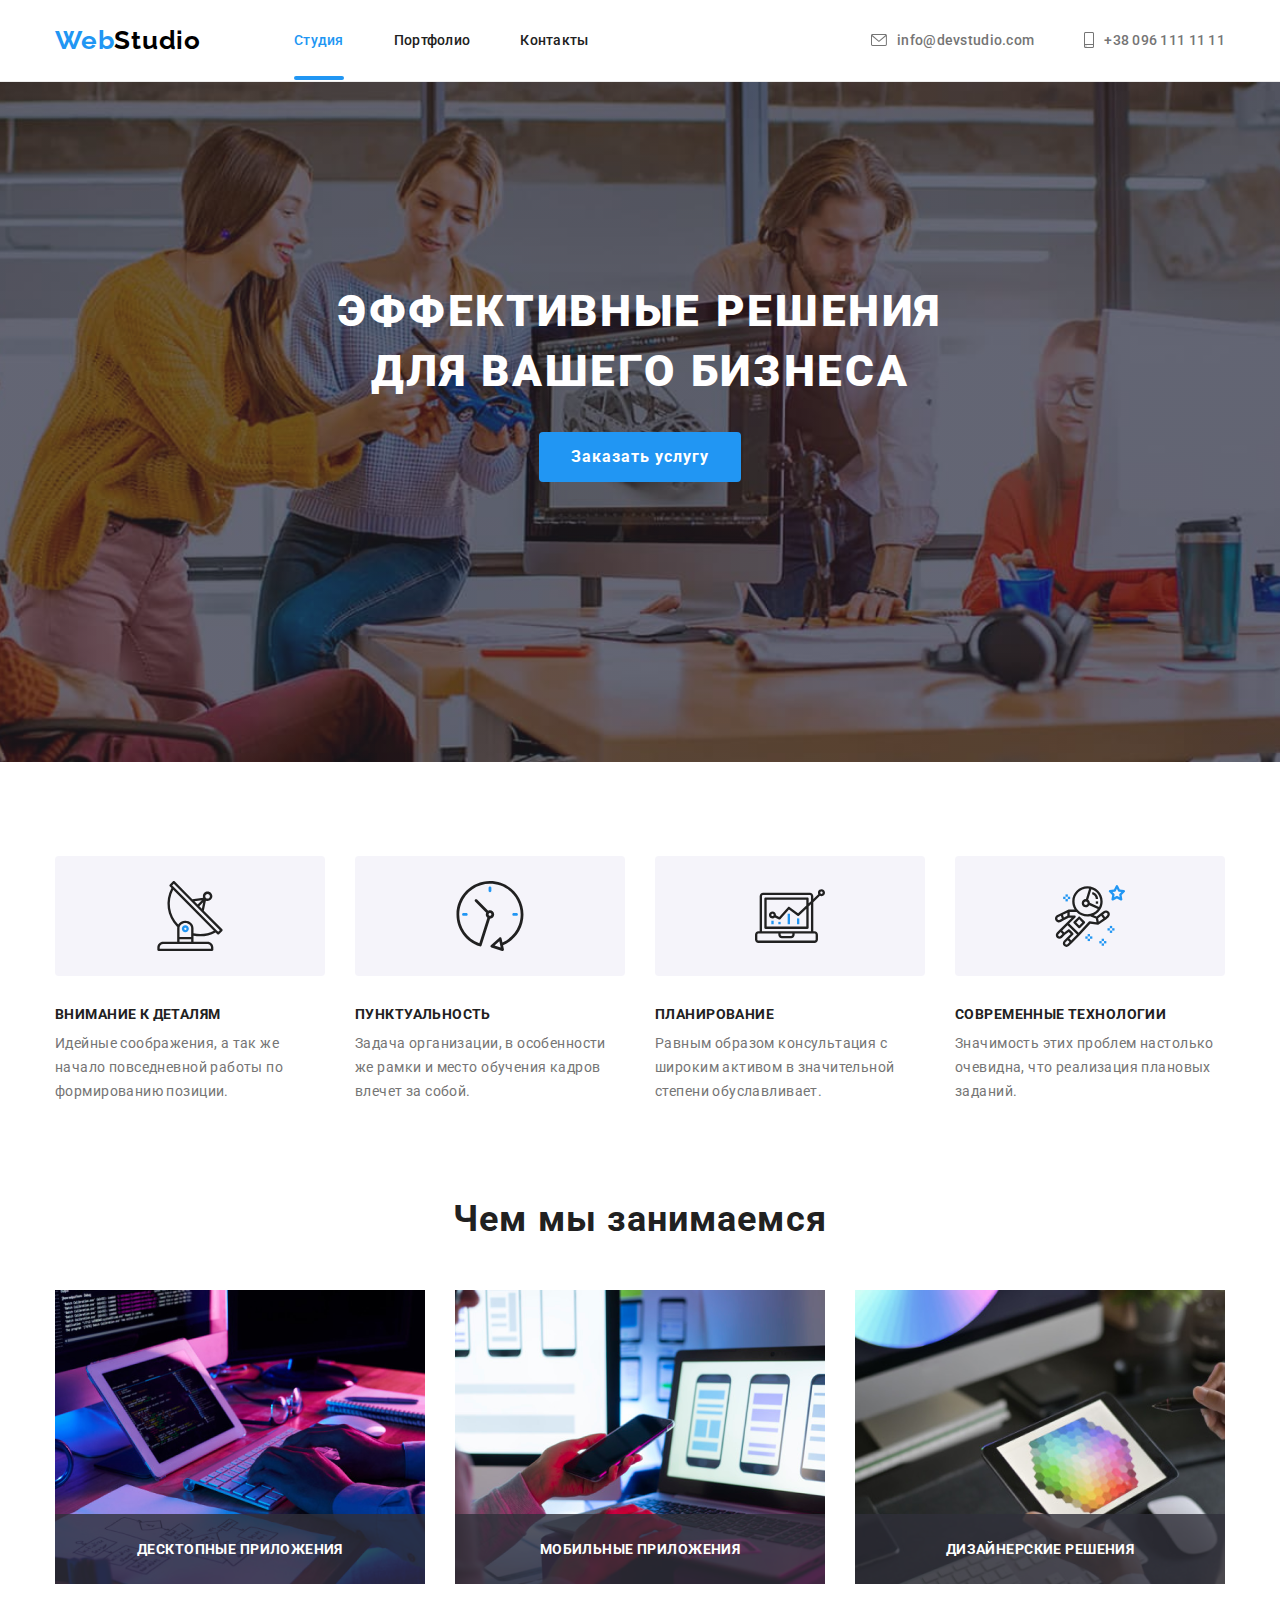
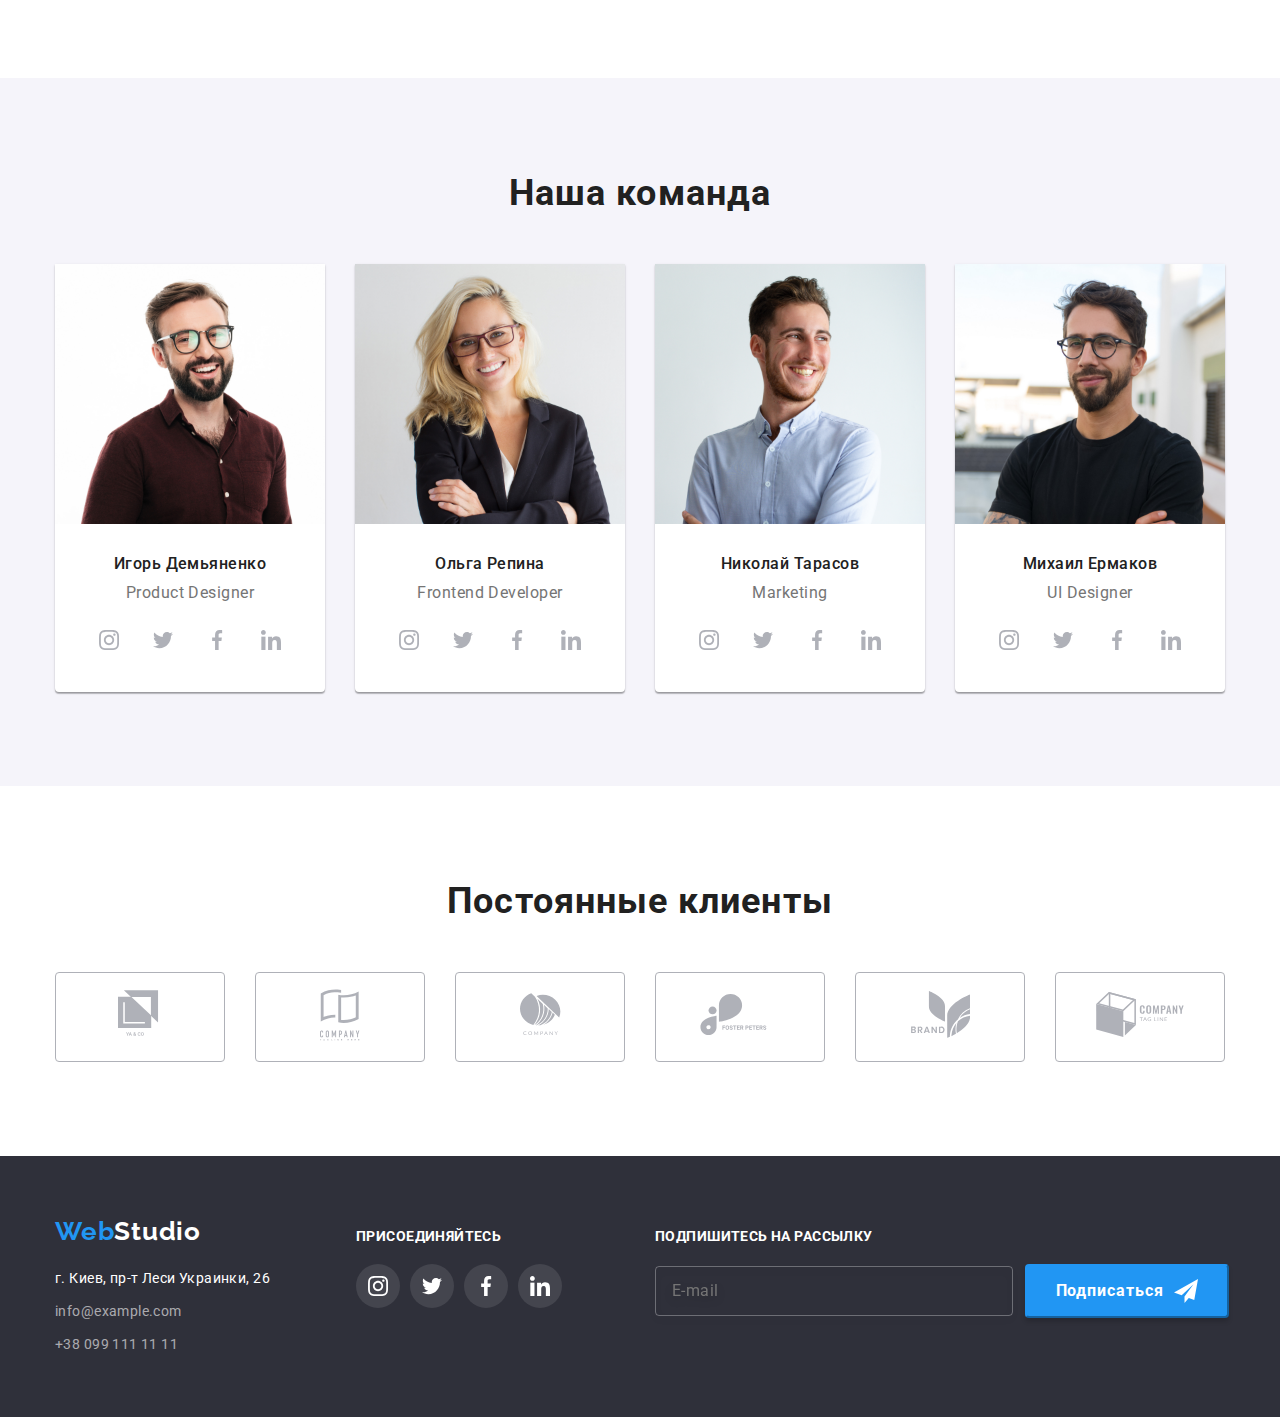
<file: index.html>
<!DOCTYPE html>
<html lang="ru">
<head>
    <meta charset="UTF-8">
    <meta name="viewport" content="width=device-width, initial-scale=1.0">
    <title>WebStudio</title>
    <link rel="preconnect" href="https://fonts.gstatic.com">
    <link href="https://fonts.googleapis.com/css2?family=Raleway:wght@700&family=Roboto:wght@400;500;700;900&display=swap"
        rel="stylesheet">
    <link rel="stylesheet" href="https://cdnjs.cloudflare.com/ajax/libs/modern-normalize/1.0.0/modern-normalize.min.css" />
    <link rel="stylesheet" href="https://cdnjs.cloudflare.com/ajax/libs/animate.css/4.1.1/animate.min.css" />
    <link rel="stylesheet" href="./css/style.css">
</head>
<body>
    <!-- Шапка сайта -->
    <header class="header">
        <div class="container">
            <nav class="site-nav">
            <a href="./index.html" lang="en" aria-label="logo" class="logo list"><span class="logo-wrap">Web</span>Studio</a>
            <ul class="site-nav-items list">
                <li class="site-nav-item"><a href="./index.html" class="site-nav-link"><span class="active-page">Студия</span></a></li>
                <li class="site-nav-item"><a href="./portfolio.html" class="site-nav-link">Портфолио</a></li>
                <li class="site-nav-item"><a href="" class="site-nav-link">Контакты</a></li>
            </ul>
            </nav>
        <!-- Контакты -->
            <address class="nav-adress">
            <ul class="contacts list">
                <li class="nav-contacts-item">
                   <div class="contacts-container">
                    <a href="mailto:info@devstudio.com" class="site-nav-contacts icons">
                            <svg class="mail-icon">
                                <use href="./img/sprite.svg#icon-envelope"></use>
                            </svg>
                        info@devstudio.com</a>
                    </div>
                </li>

                <li class="nav-contacts-item">
                    <div class="contacts-container">
                    <a href="tel:+380961111111" class="site-nav-contacts">
                    <svg class="mail-icon tel">
                        <use href="./img/sprite.svg#icon-smartphone"></use>
                    </svg>
                    +38 096 111 11 11</a>
                    </div>
                </li>
            </ul>
            </address>
        </div>
    </header>
<!-- Основной контент -->
    <main>
        <!-- Герой -->
        <section class="hero">
            <div class="container">
                <h1 class="hero-text">Эффективные решения для вашего бизнеса</h1>
                <button type="button" class="hero-btn  animate__pulse" data-modal-open>Заказать услугу</button>
            </div>
        </section>

        <!-- Преимущества-->
        <section class="advantages section">
            <div class="container ">
            <h2 class="visually-hidden">Преимущества</h2>
            <ul class="list advantages-list">
                <li class="advantages-items icon-antenna">
                    <h3 class="advantages-items-title">Внимание к деталям</h3>
                    <p class="advantages-items-text">Идейные соображения, а так же<br> начало повседневной работы по<br> формированию позиции.</p>
                </li>
                <li class="advantages-items icon-clock">
                    <h3 class="advantages-items-title">Пунктуальность</h3>
                    <p class="advantages-items-text">Задача организации, в особенности<br> же рамки и место обучения кадров<br> влечет за собой.</p>
                </li>
                <li class="advantages-items icon-daigram">
                    <h3 class="advantages-items-title">Планирование</h3>
                    <p class="advantages-items-text">Равным образом консультация с<br> широким активом в значительной<br> степени обуславливает.</p>
                </li>
                <li class="advantages-items icon-astronaut">
                    <h3 class="advantages-items-title">Современные технологии</h3>
                    <p class="advantages-items-text">Значимость этих проблем настолько<br> очевидна, что реализация плановых<br> заданий.</p>
                </li>
            </ul>
            </div>
        </section>
        <!-- Виды деятельности  -->
        <section class="activity">
            <div class="container">
            <h2 class="activity-title">Чем мы занимаемся</h2>
            <ul class="list activity-list">
                <li class="activity-item">
                    <img src="./img/note.png" alt="Печать на ноутбуке" width="370" height="294">
                    <p class="activity-text">Десктопные приложения</p>
                </li>
                <li class="activity-item"><img src="./img/tel.png" alt="Просмотр телефона" width="370" height="294">
                    <p class="activity-text">Мобильные приложения</p>
                </li>
                <li class="activity-item"><img src="./img/tablet.png" alt="Просмотр планшета" width="370" height="294">
                    <p class="activity-text">Дизайнерские решения</p>
                </li>
            </ul>
            </div>
        </section>

        <!-- Наша команда -->
        <section class="team section">
            <div class="container ">
            <h2 class="team-title">Наша команда</h2>
                <div class="team-items">
                <ul class="list team-list">
                <li class="team-subtitle">
                    <img src="./img/team1.jpg" alt="Фото Игорь Демьяненко" width="270" height="260">
                    <div class="team-container">
                    <h3 class="team-name">Игорь Демьяненко</h3>
                    <p lang="en" class="team-prof">Product Designer</p>
                    <ul class="social-link list">
                        <li class="social-list"><a class="social-link-list" href="">
                            <svg class="social-list-icon">
                                <use href="./img/sprite.svg#icon-instagram-2"></use>
                            </svg>
                        </a></li>
                        <li class="social-list"><a class="social-link-list" href="">
                            <svg class="social-list-icon">
                                <use href="./img/sprite.svg#icon-twitter-1"></use>
                            </svg>
                        </a></li>
                        <li class="social-list"><a class="social-link-list" href="">
                            <svg class="social-list-icon">
                                <use href="./img/sprite.svg#icon-facebook-1"></use>
                            </svg>
                        </a></li>
                        <li class="social-list"><a class="social-link-list" href="">
                            <svg class="social-list-icon">
                                <use href="./img/sprite.svg#icon-linkedin-1"></use>
                            </svg>
                        </a></li>
                    </ul>
                    </div>
                </li>
                <li class="team-subtitle">
                    <img src="./img/team2.jpg" alt="Фото Ольга Репина" width="270" height="260">
                    <div class="team-container">
                    <h3 class="team-name">Ольга Репина</h3>
                    <p lang="en" class="team-prof">Frontend Developer</p>
                    <ul class="social-link list">
                        <li class="social-list"><a class="social-link-list" href="">
                                <svg class="social-list-icon">
                                    <use href="./img/sprite.svg#icon-instagram-2"></use>
                                </svg>
                            </a></li>
                        <li class="social-list"><a class="social-link-list" href="">
                                <svg class="social-list-icon">
                                    <use href="./img/sprite.svg#icon-twitter-1"></use>
                                </svg>
                            </a></li>
                        <li class="social-list"><a class="social-link-list" href="">
                                <svg class="social-list-icon">
                                    <use href="./img/sprite.svg#icon-facebook-1"></use>
                                </svg>
                            </a></li>
                        <li class="social-list"><a class="social-link-list" href="">
                                <svg class="social-list-icon">
                                    <use href="./img/sprite.svg#icon-linkedin-1"></use>
                                </svg>
                            </a></li>
                    </ul>
                    </div>
                </li>
                <li class="team-subtitle">
                    <img src="./img/team3.jpg" alt="Фото иколай Тарасовды" width="270" height="260">
                    <div class="team-container">
                    <h3 class="team-name">Николай Тарасов</h3>
                    <p lang="en" class="team-prof">Marketing</p>
                    <ul class="social-link list">
                        <li class="social-list"><a class="social-link-list" href="">
                                <svg class="social-list-icon">
                                    <use href="./img/sprite.svg#icon-instagram-2"></use>
                                </svg>
                            </a></li>
                        <li class="social-list"><a class="social-link-list" href="">
                                <svg class="social-list-icon">
                                    <use href="./img/sprite.svg#icon-twitter-1"></use>
                                </svg>
                            </a></li>
                        <li class="social-list"><a class="social-link-list" href="">
                                <svg class="social-list-icon">
                                    <use href="./img/sprite.svg#icon-facebook-1"></use>
                                </svg>
                            </a></li>
                        <li class="social-list"><a class="social-link-list" href="">
                                <svg class="social-list-icon">
                                    <use href="./img/sprite.svg#icon-linkedin-1"></use>
                                </svg>
                            </a></li>
                    </ul>
                    </div>
                </li>
                <li class="team-subtitle">
                    <img src="./img/team4.jpg" alt="Фото Михаил Ермаков" width="270" height="260">
                    <div class="team-container">
                    <h3 class="team-name">Михаил Ермаков</h3>
                    <p lang="en" class="team-prof">UI Designer</p>
                    <ul class="social-link list">
                        <li class="social-list"><a class="social-link-list" href="">
                                <svg class="social-list-icon">
                                    <use href="./img/sprite.svg#icon-instagram-2"></use>
                                </svg>
                            </a>
                        </li>
                        <li class="social-list"><a class="social-link-list" href="">
                                <svg class="social-list-icon">
                                    <use href="./img/sprite.svg#icon-twitter-1"></use>
                                </svg>
                            </a>
                        </li>
                        <li class="social-list"><a class="social-link-list" href="">
                                <svg class="social-list-icon">
                                    <use href="./img/sprite.svg#icon-facebook-1"></use>
                                </svg>
                            </a>
                        </li>
                        <li class="social-list"><a class="social-link-list" href="">
                                <svg class="social-list-icon">
                                    <use href="./img/sprite.svg#icon-linkedin-1"></use>
                                </svg>
                            </a>
                        </li>
                    </ul>
                    </div>
                </li>
                </ul>
                </div>
            </div>
        </section>

        <!-- Постоянные клиенты -->
        <section class="section">
            <div class="container">
            <h2 class="clients-title">Постоянные клиенты</h2>
            <ul class="clients-links list">
                <li class="clients-list">
                    <a class="clients-link-list" href="">
                         <svg class="clients-list-icon logo-1">
                            <use href="./img/sprite.svg#icon-logo-1"></use>
                         </svg>
                     </a>
                </li>
                
                <li class="clients-list"><a class="clients-link-list" href="">
                        <svg class="clients-list-icon logo-2">
                            <use href="./img/sprite.svg#icon-logo-2"></use>
                        </svg>
                    </a>
                </li>
                
                <li class="clients-list"><a class="clients-link-list" href="">
                        <svg class="clients-list-icon logo-3">
                            <use href="./img/sprite.svg#icon-logo-3"></use>
                        </svg>
                    </a>
                </li>
                
                <li class="clients-list"><a class="clients-link-list" href="">
                        <svg class="clients-list-icon logo-4">
                            <use href="./img/sprite.svg#icon-logo-4"></use>
                        </svg>
                    </a>
                </li>
                
                <li class="clients-list"><a class="clients-link-list" href="">
                        <svg class="clients-list-icon logo-5">
                            <use href="./img/sprite.svg#icon-logo-5"></use>
                        </svg>
                    </a>
                </li>
                
                <li class="clients-list"><a class="clients-link-list" href="">
                        <svg class="clients-list-icon logo-6">
                            <use href="./img/sprite.svg#icon-logo-6"></use>
                        </svg>
                    </a>
                </li>
            </ul>
            </div>
        </section>
    </main>

    <!-- Футер -->
    <footer class="footer">
        <div class="container">
            <div>
        <a href="./index.html" lang="en" aria-label="logo" class="logo logo-footer"><span class="logo-wrap">Web</span>Studio</a>
        <address class="footer-adress">
            <ul class="footer-items list">
                <li class="footer-item"><a href="https://goo.gl/maps/xtePZbkeU8jfwrnNA" target="_blank" class="footer-contacts map">г. Киев, пр-т Леси Украинки, 26</a></li>
                <li class="footer-item"><a href="mailto:info@example.com" class="footer-contacts">info@example.com</a></li>
                <li class="footer-item"><a href="tel:+380991111111" class="footer-contacts">+38 099 111 11 11</a></li>
            </ul>
        </address>
        </div>
        <div class="footer-social-links">
            <p class="footer-call">присоединяйтесь</p>
            <ul class="footer-link list">
                <li class="social-list"><a class="social-link-list" href="">
                        <svg class="social-list-icon">
                            <use href="./img/sprite.svg#icon-instagram-2"></use>
                        </svg>
                    </a></li>
                <li class="social-list"><a class="social-link-list" href="">
                        <svg class="social-list-icon">
                            <use href="./img/sprite.svg#icon-twitter-1"></use>
                        </svg>
                    </a></li>
                <li class="social-list"><a class="social-link-list" href="">
                        <svg class="social-list-icon">
                            <use href="./img/sprite.svg#icon-facebook-1"></use>
                        </svg>
                    </a></li>
                <li class="social-list"><a class="social-link-list" href="">
                        <svg class="social-list-icon">
                            <use href="./img/sprite.svg#icon-linkedin-1"></use>
                        </svg>
                    </a></li>
            </ul>
        </div>
        <form class="footer-call-form">
            <b class="footer-call-form-text">Подпишитесь на рассылку</b>
            <div class="footer-call-container">
            <div class="footer-form-field" role="group">
                <label for="mail" class="footer-label"></label>
                <input type="email" name="mail" id="mail" placeholder="E-mail" class="footer-input" />
            </div>
            <button type="submit" class="footer-btn-send">Подписаться</button>
            </div>

        </form>
        </div>
    </footer>

<!-- МОДАЛКА -->
    <div class="backdrop is-hidden" data-modal>
        <div class="modal">
            <button type="button" class="close-btn close" data-modal-close></button>
            <form  action="#" class="modal-form js-speaker-form">
                <h2 class="form-title">Оставьте свои данные, мы вам перезвоним</h2>
                <div class="form-field" role="group">
                    <label for="name" class="modal-label">Имя</label>
                    <span class="modal-form-wrapper">
                        <input type="text" name="user-name" id="name" placeholder=" " class="modal-input" autofocus />
                        <svg class="form-icon">
                            <use href="./img/sprite.svg#icon-person-black-18dp-1"></use>
                        </svg>
                    </span>
                    
                </div>
                <div class="form-field" role="group">
                    <label for="tel" class="modal-label">Телефон</label>
                    <span class="modal-form-wrapper">
                        <input type="tel" name="tel" id="tel" placeholder=" " class="modal-input"/>
                        <svg class="form-icon">
                            <use href="./img/sprite.svg#icon-phone-black-18dp-1"></use>
                        </svg>
                    </span>
                </div>
                
                <div class="form-field" role="group">
                    <label for="mail" class="modal-label">Почта</label>
                    <span class="modal-form-wrapper">
                        <input type="email" name="mail" id="mail" placeholder=" " class="modal-input"/>
                        <svg class="form-icon">
                            <use href="./img/sprite.svg#icon-email-black-18dp-1"></use>
                        </svg>
                    </span>
                </div>
                <div class="form-field" role="group">
                    <label for="comment" class="label-comment">Комментарий</label>
                    <textarea class="comment" name="comment" id="comment" placeholder="Ведите текста"></textarea>
                </div>
                
                <div class="form-field checkbox" role="group">
                    <input type="checkbox" name="policy" id="policy" value="accept-policy" class="modal-form-policy visually-hidden"/>
                    <label for="policy" class="label-policy">Соглашаюсь с рассылкой и принимаю <a href="" class="policy-link">Условия договора</a></label>
                </div>
                
                <button type="submit" class="modal-btn-send">Отправить</button>

            </form>
        </div>
    </div>

    <script src="./js/modal.js"></script>
 
</body>
</html>
</file>
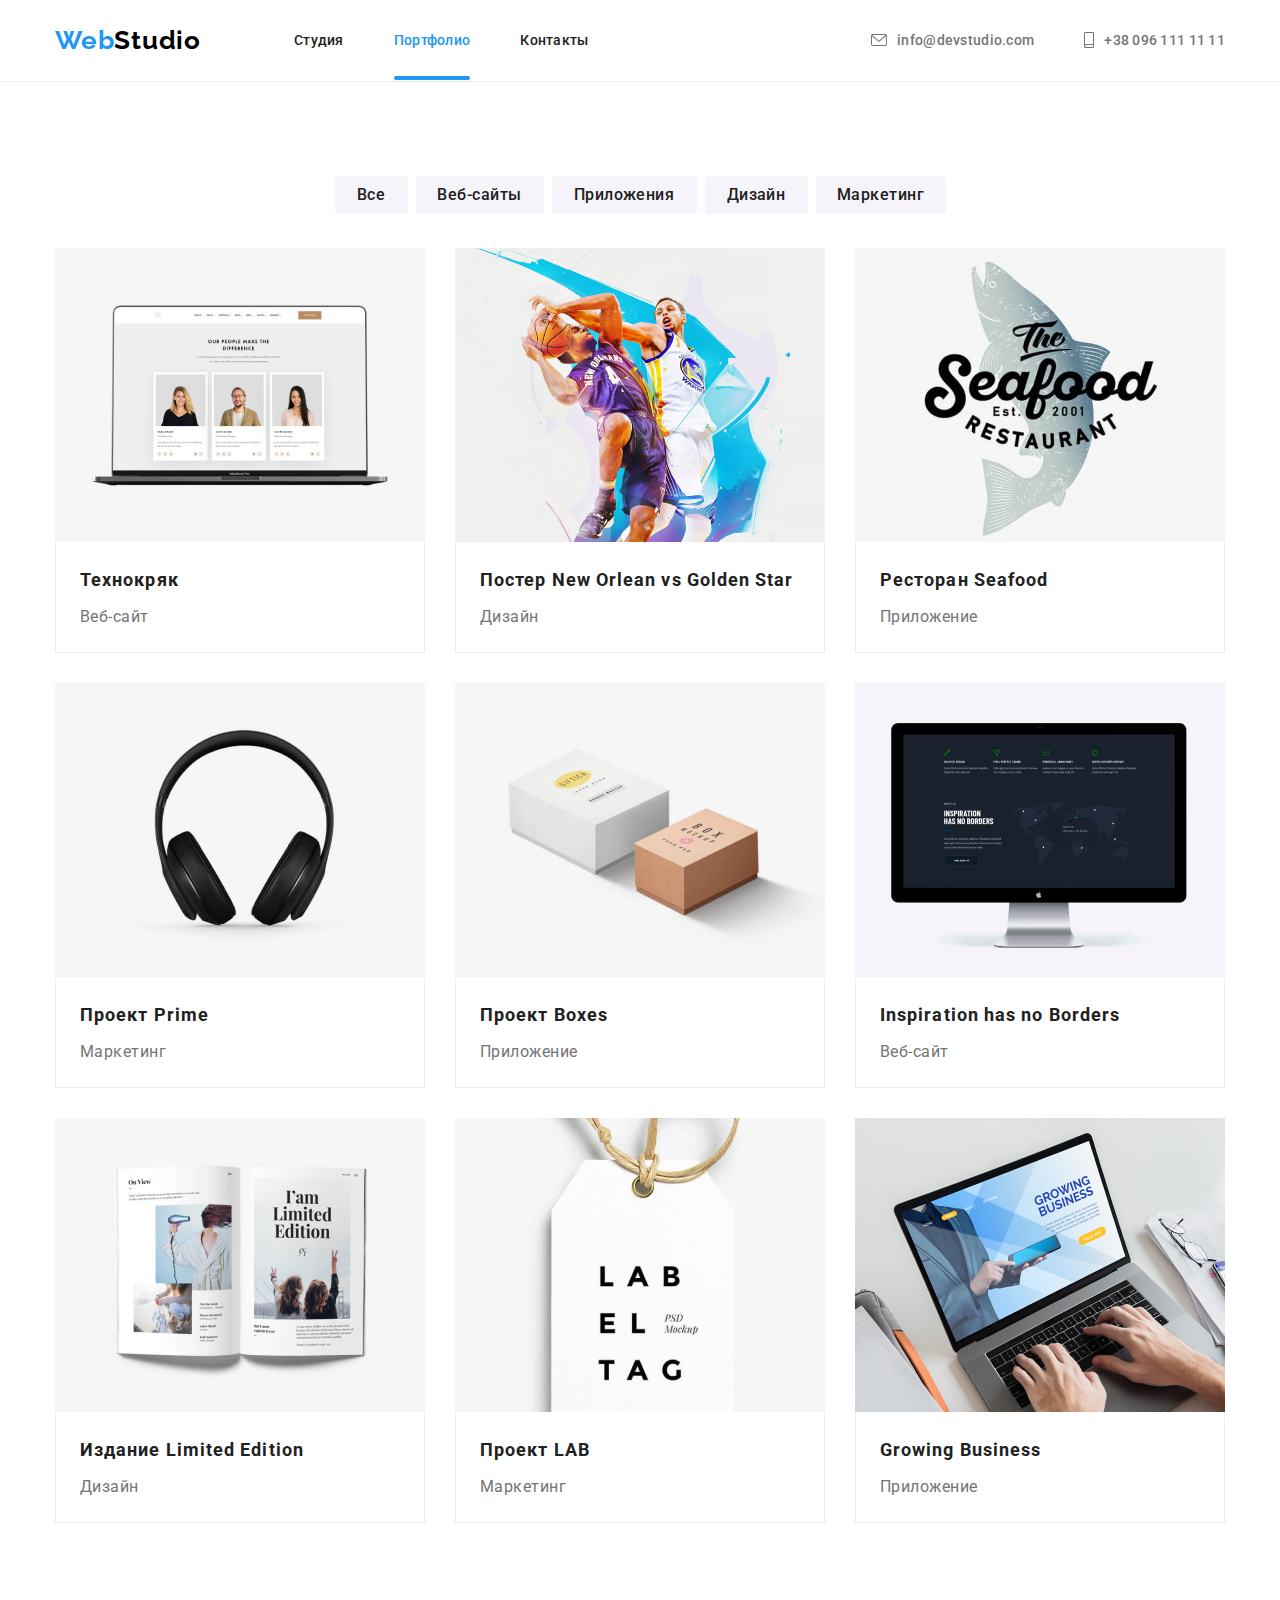
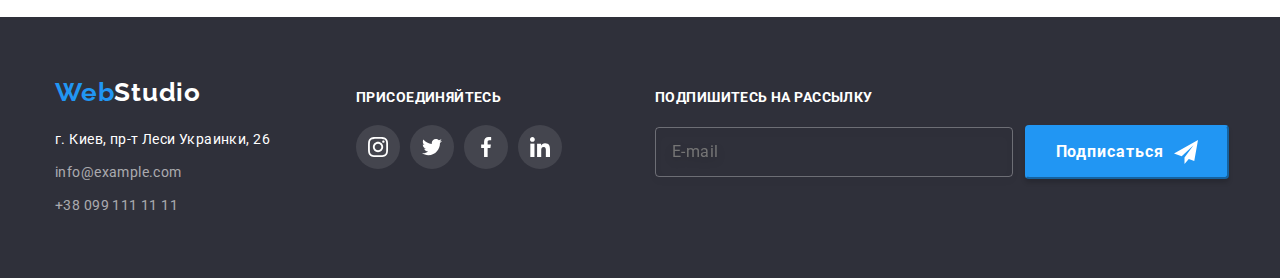
<file: portfolio.html>
<!DOCTYPE html>
<html lang="ru">

<head>
    <meta charset="UTF-8">
    <meta name="viewport" content="width=device-width, initial-scale=1.0">
    <title>WebStudio</title>
    <link rel="preconnect" href="https://fonts.gstatic.com">
    <link href="https://fonts.googleapis.com/css2?family=Raleway:wght@700&family=Roboto:wght@400;500;700;900&display=swap"
        rel="stylesheet">
    <link rel="stylesheet" href="https://cdnjs.cloudflare.com/ajax/libs/modern-normalize/1.0.0/modern-normalize.min.css" />
    <link rel="stylesheet" href="https://cdnjs.cloudflare.com/ajax/libs/animate.css/4.1.1/animate.min.css" />
    <link rel="stylesheet" href="./css/style.css">
</head>

<body>
    <!-- Шапка сайта -->
    <header class="header">
        <div class="container">
            <nav class="site-nav">
                <a href="./index.html" lang="en" aria-label="logo" class="logo list"><span
                        class="logo-wrap">Web</span>Studio</a>
                <ul class="site-nav-items list">
                    <li class="site-nav-item"><a href="./index.html" class="site-nav-link">Студия</a></li>
                    <li class="site-nav-item"><a href="./portfolio.html" class="site-nav-link"><span class="active-page">Портфолио</span></a></li>
                    <li class="site-nav-item"><a href="" class="site-nav-link">Контакты</a></li>
                </ul>
            </nav>
            <!-- Контакты -->
            <address class="nav-adress">
                <ul class="contacts list">
                    <li class="nav-contacts-item">
                        <div class="contacts-container">
                            <a href="mailto:info@devstudio.com" class="site-nav-contacts icons">
                                <svg class="mail-icon">
                                    <use href="./img/sprite.svg#icon-envelope"></use>
                                </svg>
                                info@devstudio.com</a>
                        </div>
                    </li>
            
                    <li class="nav-contacts-item">
                        <div class="contacts-container">
                            <a href="tel:+380961111111" class="site-nav-contacts">
                                <svg class="mail-icon tel">
                                    <use href="./img/sprite.svg#icon-smartphone"></use>
                                </svg>
                                +38 096 111 11 11</a>
                        </div>
                    </li>
                </ul>
            </address>
        </div>
    </header>
    <!-- Основной контент -->
    <main>
        <!-- Портофлио -->
        <section class="portfolio-section section">
            <div class="container">
            <h1 class="visually-hidden">Портофлио</h1>
            <!-- Кнопки портфолио -->
            <div class="filters-container">
            <ul class="filters list">
                <li class="filter-list"><button type="button" class="filters-btn btn-1">Все</button>
                <li class="filter-list"><button type="button" class="filters-btn btn-2">Веб-сайты</button>
                <li class="filter-list"><button type="button" class="filters-btn btn-3">Приложения</button>
                <li class="filter-list"><button type="button" class="filters-btn btn-4">Дизайн</button>
                <li class="filter-list"><button type="button" class="filters-btn btn-5">Маркетинг</button>
            </ul>
            </div>
            <!-- Примеры портофлио -->
            
            <ul class="list">
                <div class="first-portf-line">
                <li class="portfolio-examples"> 
                    <a href="" class="portfolio-link">
                    <div class="overlay-wrapper">
                        <img src="./img/portfolio/project1.png" alt="3 фото людей" width="370" height="294">
                        <p class="overlay">Технокряк это современная площадка распространения коронавируса. Компании используют эту платформу для цифрового
                        шпионажа и атак на защищённые сервера конкурентов.</p>
                    </div>
                    <div class="container-title">
                    <h2 class="portfolio-title">Технокряк</h2>
                    <p class="portfolio-text">Веб-сайт</p>
                    </div>
                    </a>
                </li>
                <li class="portfolio-examples">
                    <a href="" class="portfolio-link">
                        <div class="overlay-wrapper">
                            <img src="./img/portfolio/project2.png" alt="парни играют в баскетбол" width="370" height="294">
                            <p class="overlay">Технокряк это современная площадка распространения коронавируса. Компании используют эту платформу
                        для цифрового шпионажа и атак на защищённые сервера конкурентов.</p>
                        </div>
                    <div class="container-title">
                    <h2 class="portfolio-title">Постер New Orlean vs Golden Star</h2>
                    <p class="portfolio-text">Дизайн</p>
                    </div>
                    </a>
                </li>
                <li class="portfolio-examples">
                    <a href="" class="portfolio-link">
                        <div class="overlay-wrapper">
                            <img src="./img/portfolio/project3.png" alt="фото рыбный ресторан" width="370" height="294">
                            <p class="overlay">Технокряк это современная площадка распространения коронавируса. Компании используют эту платформу
                        для цифрового шпионажа и атак на защищённые сервера конкурентов.</p>
                        </div>
                    <div class="container-title">
                    <h2 class="portfolio-title">Ресторан Seafood</h2>
                    <p class="portfolio-text">Приложение</p>
                    </div>
                    </a>
                </li>
                </div>

                <div class="second-portf-line">
                <li class="portfolio-examples">
                    <a href="" class="portfolio-link">
                        <div class="overlay-wrapper">
                            <img src="./img/portfolio/project4.png" alt="наушники" width="370" height="294">
                            <p class="overlay">Технокряк это современная площадка распространения коронавируса. Компании используют эту платформу
                        для цифрового шпионажа и атак на защищённые сервера конкурентов.</p>
                        </div>
                    <div class="container-title">
                    <h2 class="portfolio-title">Проект Prime</h2>
                    <p class="portfolio-text">Маркетинг</p>
                    </div>
                    </a>
                </li>
                <li class="portfolio-examples">
                    <a href="" class="portfolio-link">
                        <div class="overlay-wrapper">
                            <img src="./img/portfolio/project5.png" alt="2 коробки" width="370" height="294">
                            <p class="overlay">Технокряк это современная площадка распространения коронавируса. Компании используют эту платформу
                        для цифрового шпионажа и атак на защищённые сервера конкурентов.</p>
                        </div>
                    <div class="container-title">
                    <h2 class="portfolio-title">Проект Boxes</h2>
                    <p class="portfolio-text">Приложение</p>
                    </div>
                    </a>
                </li>
                <li class="portfolio-examples">
                    <a href="" class="portfolio-link">
                        <div class="overlay-wrapper">
                            <img src="./img/portfolio/project6.png" alt="монитор" width="370" height="294">
                            <p class="overlay">Технокряк это современная площадка распространения коронавируса. Компании используют эту платформу
                        для цифрового шпионажа и атак на защищённые сервера конкурентов.</p>
                        </div>
                    <div class="container-title">
                    <h2 lang="en" class="portfolio-title">Inspiration has no Borders</h2>
                    <p class="portfolio-text">Веб-сайт</p>
                    </div>
                    </a>
                </li>
                </div>

                <div class="third-portf-line">
                <li class="portfolio-examples">
                    <a href="" class="portfolio-link">
                        <div class="overlay-wrapper">
                            <img src="./img/portfolio/project7.png" alt="расскрытая книга" width="370" height="294">
                            <p class="overlay">Технокряк это современная площадка распространения коронавируса. Компании используют эту платформу
                        для цифрового шпионажа и атак на защищённые сервера конкурентов.</p>
                        </div>
                    <div class="container-title">
                    <h2 class="portfolio-title">Издание Limited Edition</h2>
                    <p class="portfolio-text">Дизайн</p>
                    </div>
                    </a>
                </li>
                <li class="portfolio-examples">
                    <a href="" class="portfolio-link">
                        <div class="overlay-wrapper">
                            <img src="./img/portfolio/project8.png" alt="лейбл" width="370" height="294">
                            <p class="overlay">Технокряк это современная площадка распространения коронавируса. Компании используют эту платформу
                        для цифрового шпионажа и атак на защищённые сервера конкурентов.</p>
                        </div>
                    <div class="container-title">
                    <h2 class="portfolio-title">Проект LAB</h2>
                    <p class="portfolio-text">Маркетинг</p>
                    </div>
                    </a>
                </li>
                <li class="portfolio-examples">
                    <a href="" class="portfolio-link">
                        <div class="overlay-wrapper">
                            <img src="./img/portfolio/project9.png" alt="ноутбук" width="370" height="294">
                            <p class="overlay">Технокряк это современная площадка распространения коронавируса. Компании используют эту платформу
                        для цифрового шпионажа и атак на защищённые сервера конкурентов.</p>
                        </div>
                    <div class="container-title">
                    <h2 lang="en" class="portfolio-title">Growing Business</h2>
                    <p class="portfolio-text">Приложение</p>
                    </div>
                    </a>
                </li>
                </div>
            </ul>
        
            </div>
        </section>
    </main>

    <!-- Футер -->
    <footer class="footer">
        <div class="container">
            <div>
                <a href="./index.html" lang="en" aria-label="logo" class="logo logo-footer"><span
                        class="logo-wrap">Web</span>Studio</a>
                <address class="footer-adress">
                    <ul class="footer-items list">
                        <li class="footer-item"><a href="https://goo.gl/maps/xtePZbkeU8jfwrnNA" target="_blank"
                                class="footer-contacts map">г. Киев, пр-т Леси Украинки, 26</a></li>
                        <li class="footer-item"><a href="mailto:info@example.com"
                                class="footer-contacts">info@example.com</a></li>
                        <li class="footer-item"><a href="tel:+380991111111" class="footer-contacts">+38 099 111 11 11</a>
                        </li>
                    </ul>
                </address>
            </div>
            <div class="footer-social-links">
                <p class="footer-call">присоединяйтесь</p>
                <ul class="footer-link list">
                    <li class="social-list"><a class="social-link-list" href="">
                            <svg class="social-list-icon">
                                <use href="./img/sprite.svg#icon-instagram-2"></use>
                            </svg>
                        </a></li>
                    <li class="social-list"><a class="social-link-list" href="">
                            <svg class="social-list-icon">
                                <use href="./img/sprite.svg#icon-twitter-1"></use>
                            </svg>
                        </a></li>
                    <li class="social-list"><a class="social-link-list" href="">
                            <svg class="social-list-icon">
                                <use href="./img/sprite.svg#icon-facebook-1"></use>
                            </svg>
                        </a></li>
                    <li class="social-list"><a class="social-link-list" href="">
                            <svg class="social-list-icon">
                                <use href="./img/sprite.svg#icon-linkedin-1"></use>
                            </svg>
                        </a></li>
                </ul>
            </div>
            <form class="footer-call-form">
                <b class="footer-call-form-text">Подпишитесь на рассылку</b>
                <div class="footer-call-container">
                    <div class="footer-form-field" role="group">
                        <label for="mail" class="footer-label"></label>
                        <input type="email" name="mail" id="mail" placeholder="E-mail" class="footer-input" />
                    </div>
                    <button type="submit" class="footer-btn-send">Подписаться</button>
                </div>
    
            </form>
        </div>
    </footer>
</body>
</html>
</file>
<file: css/style.css>
:root {
  --main-font: "Roboto", sans-serif;
  --secondary-font: "Raleway", sans-serif;
  --main-color-black: #212121;
  --main-color-grey: #757575;
  --accent-color-blue: #2196f3;
  --secondary-color-black: #000000;
  --accent-color-white: #ffffff;
  --secondary-color-white-transparence: rgb(255, 255, 255, 0.6);
  --btn-hover-color: #188ce8;
  --footer-bcg: #2f303a;
  --header-bcg: #ffffff;
  --team-bcg: #f5f4fa;
  --portfolio-bcg-btn-color: #f5f4fa;
  --portfolio-bcg-cards-color: #eeeeee;
  --line-header: #ececec;
}

body {
  font-family: var(--main-font);
}

/* ========== COMPONENTS ========== */

.visually-hidden {
  position: absolute;
  width: 1px;
  height: 1px;
  margin: -1px;
  border: 0;
  padding: 0;
  white-space: nowrap;
  clip-path: inset(100%);
  overflow: hidden;
}

.list {
  list-style-type: none;
}

.active-page {
  color: var(--accent-color-blue);
}

h1,
h2,
h3,
h4,
h5,
h6,
p {
  margin: 0%;
}

ul {
  margin: 0%;
  padding: 0%;
}

img {
  display: block;
}

.container {
  width: 1200px;
  margin: auto;
  padding: 0 15px;
}

.section {
  padding-bottom: 94px;
  padding-top: 94px;
}

/* .animation:hover {
  transition: transform 5250ms;
  transition-timing-function: cubic-bezier(0.4, 0, 0.2, 1);
} */

/* ========== END COMPONENTS ========== */

/* ============================================== MAIN PAIGE =========================================================== */

/* ========== HEADER ========== */

header {
  background: var(--header-bcg);
}

.header {
  display: flex;
  align-items: center;
  border-bottom: 1px solid var(--line-header);
}

.site-nav {
  display: flex;
  align-items: center;
}

.header .container {
  display: flex;
  align-items: center;
  padding-top: 25px;
  padding-bottom: 25px;
}

.site-nav-items {
  display: flex;
}

.site-nav-link:hover,
.site-nav-link:focus {
  color: var(--accent-color-blue);
}
.site-nav .logo:hover,
.site-nav .logo:focus {
}

.contacts {
  display: flex;
}

.nav-adress {
  margin-left: auto;
}

.header .logo {
  margin-right: 93px;
}

.site-nav-item:not(:last-child) {
  margin-right: 50px;
}

.nav-contacts-item:not(:last-child) {
  margin-right: 50px;
}

.mail-icon-link {
  display: inline-block;
  margin-right: 10px;

  background-size: contain;
}
.mail-icon {
  width: 16px;
  height: 12px;
  fill: var(--main-color-grey);
  cursor: pointer;
  margin-right: 10px;
}

.mail-icon:hover,
.mail-icon:focus {
  fill: var(--accent-color-blue);
}

.logo {
  font-family: var(--secondary-font);
  font-weight: 700;
  color: var(--secondary-color-black);
  text-decoration: none;
  font-size: 26px;
  line-height: 1.192;
  letter-spacing: 0.03em;
}
.logo-wrap {
  color: var(--accent-color-blue);
}

.site-nav-link {
  text-decoration: none;
  color: var(--main-color-black);
  font-size: 14px;
  line-height: 1.142;
  letter-spacing: 0.02em;
  font-weight: 500;
  transition: color 250ms cubic-bezier(0.4, 0, 0.2, 1);
}

.contacts {
  font-style: normal;
}
.site-nav-contacts {
  color: var(--main-color-grey);
  font-size: 14px;
  line-height: 1.142;
  letter-spacing: 0.02em;
  font-weight: 500;
  text-decoration: none;
  display: flex;
  align-items: center;
  padding: 2px 0px;
  transition: color 250ms cubic-bezier(0.4, 0, 0.2, 1);
}
.site-nav-contacts:hover .mail-icon,
.site-nav-contacts:focus .mail-icon {
  fill: var(--accent-color-blue);
}
.site-nav-contacts:hover,
.site-nav-contacts:focus {
  color: var(--accent-color-blue);
}

.tel {
  width: 10px;
  height: 16px;
  margin-bottom: 1px;
}

.active-page::after {
  content: "";
  display: inline-block;
  width: 100%;
  position: absolute;
  height: 4px;
  background-color: var(--accent-color-blue);
  bottom: -32px;
  left: 0px;
  border-radius: 2px;
}
.active-page {
  position: relative;
}

/* ========== END HEADER ========== */

/* ========== FOOTER ========== */

footer {
  background-color: var(--footer-bcg);
}

.footer {
  padding-top: 60px;
  padding-bottom: 60px;
}
.footer-items {
  font-style: normal;
  display: block;
}

.footer-adress {
  margin-top: 20px;
  width: 231px;
}

.footer-item:not(:last-child) {
  margin-bottom: 9px;
}

.footer-contacts {
  font-family: var(--main-font);
  color: var(--secondary-color-white-transparence);
  text-decoration: none;
  font-weight: 400;
  font-size: 14px;
  line-height: 1.714;
  letter-spacing: 0.03em;
}
.logo-footer {
  color: var(--accent-color-white);
}

.map {
  color: var(--accent-color-white);
}

.footer-social-links {
  display: block;
  margin-left: 70px;
}
.footer .container {
  display: flex;
}
.footer-call {
  display: flex;
  color: var(--accent-color-white);
  font-weight: 700;
  font-size: 14px;
  line-height: 1.143;
  letter-spacing: 0.03em;
  text-transform: uppercase;
  margin-bottom: 20px;
  padding-top: 12px;
}
.footer-link {
  display: flex;
}

.footer-social-links .social-link-list {
  background-color: rgb(255, 255, 255, 10%);
}
.footer-social-links .social-list-icon {
  fill: var(--accent-color-white);
}

.footer-call-form {
  
  margin-left: 93px;
}

.footer-call-form-text {
  font-weight: bold;
  font-size: 14px;
  line-height: 1.143;
  letter-spacing: 0.03em;
  text-transform: uppercase;
  color: var(--accent-color-white);
  padding-top: 12px;
  display: block;
}

.footer-input {
  width: 358px;
  height: 50px;
  border: 1px solid rgba(255, 255, 255, 0.3);
  filter: drop-shadow(0px 4px 4px rgba(0, 0, 0, 0.15));
  border-radius: 4px;
  background-color: transparent;
  padding-left: 16px;
  font-size: 16px;
  line-height: 1.25;
  letter-spacing: 0.03em;
  color: rgba(255, 255, 255, 0.6);
  margin-right: 12px;
}
.footer-call-container {
  display: flex;
  align-items: center;
  justify-content: center;
  padding-top: 20px;
}

.footer-input:hover,
.footer-input:focus {
  outline: none;
  
}

.footer-btn-send {
  box-shadow: 0px 4px 4px rgba(0, 0, 0, 0.15);
  border-radius: 4px;
  background-color: var(--accent-color-blue);
  font-weight: bold;
  font-size: 16px;
  line-height: 1.875;
  color: var(--accent-color-white);
  letter-spacing: 0.06em;
  cursor: pointer;
  border-color: var(--accent-color-blue);
  padding: 10px 28.5px;
  display: flex;
  align-items: center;
  transition: 250ms cubic-bezier(0.4, 0, 0.2, 1);
}

.footer-btn-send:hover,
.footer-btn-send:focus {
background-color: var(--btn-hover-color);
border-color: var(--btn-hover-color);

}
.footer-btn-send::after {
  content: "";
  width: 24px;
  height: 24px;
  background-color: var(--accent-color-blue);
  background-image: url(../img/icon_send.svg);
  display: inline-flex;
  margin-left: 10px;
  transition: 250ms cubic-bezier(0.4, 0, 0.2, 1);
}

.footer-btn-send:hover:after {
  background-color: var(--btn-hover-color);
}

.footer-form-field {
  display: flex;
  align-items: center;
  justify-content: center;
}
/* ========== END FOOTER ========== */

/* ========== HERO ========== */

.hero {
  background: var(--footer-bcg);
  padding-top: 200px;
  padding-bottom: 280px;
  background-image: linear-gradient(
      rgba(47, 48, 58, 0.4),
      rgba(47, 48, 58, 0.4)
    ),
    url("../img/workingpeople.jpg");
  background-repeat: no-repeat;
  max-width: 1600px;
  background-size: cover;
  background-position: center;
  margin-left: auto;
  margin-right: auto;
}

.hero .container {
  text-align: center;
}

.hero-text {
  font-family: var(--main-font);
  font-weight: 900;
  color: var(--accent-color-white);
  font-size: 44px;
  line-height: 1.363;
  letter-spacing: 0.06em;
  text-transform: uppercase;
  width: 696px;
  height: 120px;
  margin: auto;
  margin-bottom: 30px;
}

.hero-btn {
  background-color: var(--accent-color-blue);
  color: var(--accent-color-white);
  font-size: 16px;
  line-height: 1.875;
  letter-spacing: 0.06em;
  font-weight: 700;
  font-family: var(--main-font);
  min-width: 200px;
  height: 50px;
  border-radius: 4px;
  border: none;
  padding: 10px 32px;
  transition: all 250ms cubic-bezier(0.4, 0, 0.2, 1);
  animation-duration: 1000ms;
  animation-iteration-count: 3;
}

.hero-btn:hover,
.hero-btn:focus {
  background: var(--btn-hover-color);
  color: var(--accent-color-white);
  cursor: pointer;
}

/* ========== END HERO ========== */

/* ========== ADVANTAGES ========== */

.advantages {
  background: var(--header-bcg);
}

.advantages-items:not(:last-child) {
  margin-right: 30px;
}

.advantages-items {
  width: 270px;
}

.advantages-list {
  display: flex;
  align-items: center;
  justify-content: center;
}

.advantages-items-title {
  color: var(--main-color-black);
  font-weight: 700;
  font-size: 14px;
  line-height: 1.142;
  letter-spacing: 0.03em;
  text-transform: uppercase;
  margin-bottom: 10px;
}
.advantages-items-text {
  color: var(--main-color-grey);
  font-weight: 400;
  font-size: 14px;
  line-height: 1.714;
  letter-spacing: 0.03em;
}
/* ========== END ADVANTAGES ========== */

/* ========== ACTIVITY ========== */

.activity {
  background: var(--header-bcg);
  padding-bottom: 94px;
}

.activity-list {
  display: flex;
  align-items: center;
  justify-content: center;
}

.activity-title {
  color: var(--main-color-black);
  font-weight: 700;
  font-size: 36px;
  line-height: 1.167;
  letter-spacing: 0.03em;
  text-align: center;
  margin-bottom: 50px;
}

.activity-item:not(:last-child) {
  margin-right: 30px;
}

.activity-text {
  position: absolute;
  padding-top: 27px;
  padding-bottom: 27px;
  background: rgba(47, 48, 58, 0.8);
  font-weight: bold;
  font-size: 14px;
  line-height: 1.143;
  text-align: center;
  letter-spacing: 0.03em;
  color: var(--accent-color-white);
  text-transform: uppercase;
  bottom: 0;
  width: 100%;
}
.activity-item {
  position: relative;
}
/* ========== END ACTIVITY ========== */

/* ========== TEAM ========== */

.team {
  background: var(--team-bcg);
}
.team-subtitle {
  background: var(--header-bcg);
  text-align: center;
  border-radius: 0px 0px 4px 4px;
  box-shadow: 0px 1px 3px rgba(0, 0, 0, 0.12), 0px 1px 1px rgba(0, 0, 0, 0.14),
    0px 2px 1px rgba(0, 0, 0, 0.2);
}

.team-container {
  padding: 30px 32px;
}

.team-title {
  margin-bottom: 50px;
  text-align: center;
}

.team-list {
  display: flex;
  align-items: center;
  justify-content: center;
}

.team-subtitle:not(:last-child) {
  margin-right: 30px;
}

.team .container .team-title {
  color: var(--main-color-black);
  font-weight: 700;
  font-size: 36px;
  line-height: 1.167;
  letter-spacing: 0.03em;
}

.team-name {
  color: var(--main-color-black);
  font-weight: 500;
  font-size: 16px;
  line-height: 1.187;
  letter-spacing: 0.03em;
  margin-bottom: 10px;
}
.team-prof {
  color: var(--main-color-grey);
  font-weight: 400;
  font-size: 16px;
  line-height: 1.187;
  letter-spacing: 0.03em;
}

/* ========== END TEAM ========== */
/* ============================================== END MAIN PAIGE =========================================================== */

/* ============================================== PORTFOLIO ===============================================================*/

/* ========== BTN PORTFOLIO ========== */
.filters-btn {
  background-color: var(--portfolio-bcg-btn-color);
  color: var(--main-color-black);
  font-weight: 500;
  font-size: 16px;
  line-height: 1.625;
  letter-spacing: 0.03em;
  font-family: var(--main-font);
  cursor: pointer;
  border-radius: 4px;
  border: none;
  min-width: 145px;
  height: 38px;
  transition: all 250ms cubic-bezier(0.4, 0, 0.2, 1);
}

.btn-1 {
  min-width: 73px;
}
.btn-2 {
  min-width: 128px;
}
.btn-3 {
  min-width: 145px;
}
.btn-4 {
  min-width: 103px;
}
.btn-5 {
  min-width: 130px;
}

.filters-btn:hover,
.filters-btn:focus {
  background-color: var(--accent-color-blue);
  color: var(--accent-color-white);
  box-shadow: 0px 3px 1px rgba(0, 0, 0, 0.1), 0px 1px 2px rgba(0, 0, 0, 0.08),
    0px 2px 2px rgba(0, 0, 0, 0.12);
}

.filters-container {
  display: flex;
  justify-content: center;
  align-items: center;
  padding-bottom: 34px;
}

.filters {
  display: flex;
  align-items: center;
  justify-content: center;
}

.filter-list:not(:last-child) {
  margin-right: 8px;
}
/* ========== END BTN PORTFOLIO ========== */

/* ==========  PORTFOLIO EXAMPLES========== */
.portfolio-examples {
  background-color: var(--accent-color-white);
}

.portfolio-examples:not(:last-child) {
  margin-right: 30px;
}

.portfolio-examples:hover,
.portfolio-examples:focus {
  box-shadow: 0px 1px 1px rgba(0, 0, 0, 0.12), 0px 4px 4px rgba(0, 0, 0, 0.06),
    1px 4px 6px rgba(0, 0, 0, 0.16);
}

.first-portf-line,
.second-portf-line,
.third-portf-line {
  display: flex;
  align-items: center;
  justify-content: center;
}

.second-portf-line,
.third-portf-line {
  margin-top: 30px;
}
.portfolio-link {
  text-decoration: none;
  display: inline-block;
}

.portfolio-title {
  color: var(--main-color-black);
  font-weight: 700;
  font-size: 18px;
  line-height: 2;
  letter-spacing: 0.06em;
  width: 322px;
  margin-bottom: 4px;
}

.portfolio-text {
  color: var(--main-color-grey);
  font-weight: 400;
  font-size: 16px;
  line-height: 1.875;
  letter-spacing: 0.03em;
  width: 322px;
}

.container-title {
  padding: 20px 24px 20px 24px;
  border: 1px solid var(--portfolio-bcg-cards-color);
  border-top: none;
  width: 370px;
}

/* ====ANIMATION==== */

.overlay-wrapper {
  position: relative;
  overflow: hidden;
}

.overlay {
  position: absolute;
  top: 0;
  left: 0;
  width: 100%;
  height: 100%;
  background: rgba(33, 150, 243, 0.9);
  color: var(--accent-color-white);
  padding: 63px 24px;
  font-size: 18px;
  line-height: 1.555;
  letter-spacing: 0.03em;
  transform: translateY(100%);
  transition: all 250ms cubic-bezier(0.4, 0, 0.2, 1);
}

.portfolio-examples:hover .overlay,
.portfolio-link:focus .overlay {
  transform: translateY(0%);
}
/* ==== END ANIMATION==== */

/* ========== END PORTFOLIO EXAMPLES========== */

/* ============================================= ICONS ======================================================== */

.social-link-list {
  display: flex;
  justify-content: center;
  align-items: center;
  width: 44px;
  height: 44px;
  background-color: var(--accent-color-white);
  border-radius: 50%;
  cursor: pointer;
  transition: all 250ms cubic-bezier(0.4, 0, 0.2, 1);
}

.social-link-list:hover .social-list-icon,
.social-link-list:focus .social-list-icon {
  fill: var(--accent-color-white);
}

.social-link-list:hover,
.social-link-list:focus {
  background-color: var(--accent-color-blue);
}
.social-link {
  display: flex;
  justify-content: center;
  margin-top: 16px;
}

.social-list-icon {
  width: 20px;
  height: 20px;
  fill: var(--color1, #afb1b8);
}

.social-list:not(:last-child) {
  margin-right: 10px;
}

.advantages-items::before {
  content: "";
  display: block;
  height: 120px;
  margin-bottom: 30px;
  border-radius: 4px;
  background-color: var(--team-bcg);

  background-repeat: no-repeat;
  background-position: center;
}
.icon-antenna::before {
  background-image: url("../img/antenna.svg");
}
.icon-clock::before {
  background-image: url("../img/clock.svg");
}
.icon-daigram::before {
  background-image: url("../img/diagram.svg");
}
.icon-astronaut::before {
  background-image: url("../img/astronaut.svg");
}

/* ============================================= END ICONS ======================================================== */

/* ============================================= CLIENTS ======================================================== */

.clients-title {
  font-size: 36px;
  line-height: 1.167;
  text-align: center;
  letter-spacing: 0.03em;
  color: var(--main-color-black);
  margin-bottom: 50px;
}

.clients-links {
  display: flex;
  justify-content: center;
}
.clients-list:not(:last-child) {
  margin-right: 30px;
}
.clients-list {
  display: flex;
  justify-content: center;
  width: 170px;
  height: 90px;
  border: solid 1px rgba(175, 177, 184, 1);
  border-radius: 4px;
  align-items: center;
  justify-content: center;
  cursor: pointer;
  transition: all 250ms cubic-bezier(0.4, 0, 0.2, 1);
}

.clients-list-icon {
  transition: all 250ms cubic-bezier(0.4, 0, 0.2, 1);
}

.logo-1 {
  width: 44.27px;
  height: 49.23px;
  fill: var(--color1, #afb1b8);
}

.clients-link-list .logo-1 {
  width: 44.27px;
  height: 49.23px;
  fill: var(--color1, #afb1b8);
}

.logo-2 {
  width: 40px;
  height: 52px;
  fill: var(--color1, #afb1b8);
}
.logo-3 {
  width: 41px;
  height: 42.6px;
  fill: var(--color1, #afb1b8);
}
.logo-4 {
  width: 79.66px;
  height: 42.02px;
  fill: var(--color1, #afb1b8);
}
.logo-5 {
  width: 59px;
  height: 47px;
  fill: var(--color1, #afb1b8);
}
.logo-6 {
  width: 88.48px;
  height: 45.44px;
  fill: var(--color1, #afb1b8);
}

.clients-list:hover,
.clients-container-link:focus .clients-list {
  border-color: var(--accent-color-blue);
}

.clients-list:hover .clients-list-icon,
.clients-link-list:focus .clients-list-icon {
  fill: var(--accent-color-blue);
}

.clients-container-link {
  transition: all 1250ms cubic-bezier(0.4, 0, 0.2, 1);
  display: inline-block;
}

/* ============================================= END CLIENTS ======================================================== */

/* ================================================= MODAL =================================================================== */

.backdrop {
  position: fixed;
  top: 0;
  left: 0;
  background-color: rgba(0, 0, 0, 0.2);
  width: 100%;
  height: 100%;
  transition: all 500ms linear;
}
.is-hidden {
  opacity: 0;
  visibility: hidden;
  pointer-events: none;
}
.backdrop.is-hidden .modal {
  transform: scale(0);
  transition: transform 500ms linear 0ms;
}
.backdrop.is-hidden {
  transition: all 500ms linear 500ms;
}

.modal {
  position: absolute;
  top: 50%;
  left: 50%;
  transform: translate(-50%, -50%) scale(1);
  transition: transform 500ms linear 250ms;
  width: 528px;
  min-height: 581px;
  background-color: var(--accent-color-white);
  box-shadow: 0px 1px 3px rgba(0, 0, 0, 0.12), 0px 1px 1px rgba(0, 0, 0, 0.14),
    0px 2px 1px rgba(0, 0, 0, 0.2);
  border-radius: 4px;
  padding: 40px;
}

.close-btn {
  position: absolute;
  top: 8px;
  right: 8px;
  width: 30px;
  height: 30px;
  display: flex;
  justify-content: center;
  align-items: center;
  cursor: pointer;
  background-color: var(--accent-color-white);
  border: 1px solid rgba(0, 0, 0, 0.1);
  border-radius: 50%;
}

.close-btn::before {
  content: "";
  width: 18px;
  height: 18px;
}



.close::before {
  background-image: url("../img/Vector.svg");
  background-repeat: no-repeat;
  background-position: center;
  fill: var(--main-color-black);
}

.close:hover:before,
.close:focus:before {
  fill: var(--accent-color-blue);
  background-image: url("../img/Vector_2.svg");
}

.form-title {
  color: var(--main-color-black);
  font-weight: bold;
  font-size: 20px;
  line-height: 1.15;
  text-align: center;
  letter-spacing: 0.03em;
  width: 448px;
  height: 23px;
  margin-bottom: 12px;
}

.form-field {
  margin-bottom: 10px;
}

.modal-form {
  display: flex;
  flex-direction: column;
}

.modal-input {
  width: 100%;
  height: 40px;

  border: 1px solid rgba(33, 33, 33, 0.2);
  border-radius: 4px;
  padding: 0px 0px 0px 42px;
  margin-top: 4px;
  transition: border-color 250ms cubic-bezier(0.4, 0, 0.2, 1);
}
.modal-input:focus {
  outline: none;
  border-color: var(--accent-color-blue);
}

.modal-input:focus + .form-icon {
  fill: var(--accent-color-blue);
}

.modal-label {
  font-size: 12px;
  line-height: 1.167;
  letter-spacing: 0.01em;
  font-weight: normal;
  color: var(--main-color-grey);
}

.form-icon {
  position: absolute;
  top: 50%;
  left: 12px;
  transform: translateY(-50%);
  display: block;
  width: 18px;
  height: 18px;
  transition: 250ms cubic-bezier(0.4, 0, 0.2, 1);
}
.modal-form-wrapper {
  position: relative;
}

.comment {
  width: 100%;
  height: 120px;
  border: 1px solid rgba(33, 33, 33, 0.2);
  border-radius: 4px;
  padding: 12px 16px;
  margin-top: 4px;
  resize: none;
}
.comment:focus {
  outline: none;
  border-color: var(--accent-color-blue);
  transition: 250ms cubic-bezier(0.4, 0, 0.2, 1);
}

.label-comment {
  font-size: 12px;
  line-height: 1.167;
  letter-spacing: 0.01em;
  color: var(--main-color-grey);
}

.label-policy::before {
  content: "";
  display: inline-flex;
  width: 16px;
  height: 15px;
  border: var(--main-color-black) solid 2px;
  border-radius: 2px;
  margin-right: 7px;
}

.modal-form-policy:checked + .label-policy::before {
  background-image: url(../img/icon_check.svg);
  background-position: center;
  background-color: var(--accent-color-blue);
  border-color: var(--accent-color-blue);
  
}
.label-policy {
  font-size: 14px;
  line-height: 1.714;
  letter-spacing: 0.03em;
  color: var(--main-color-grey);
  width: 400px;
  height: 24px;
  
}

.policy-link {
  color: var(--accent-color-blue);
}
.checkbox {
  margin-top: 10px;
  margin-bottom: 20px;
 
}

.modal-btn-send {
  
  width: 200px;
  height: 50px;
  padding: 10px 55px;
  cursor: pointer;
  font-weight: bold;
  font-size: 16px;
  line-height: 1.875;
  color: var(--accent-color-white);
  background-color: var(--accent-color-blue);
  letter-spacing: 0.06em;
  box-shadow: 0px 4px 4px rgba(0, 0, 0, 0.15);
  border-radius: 4px;
  border: none;
  margin: 0 auto;
  transition: 250ms cubic-bezier(0.4, 0, 0.2, 1);
}

.modal-btn-send:hover,
.modal-btn-send:focus {
  box-shadow: 0px 4px 4px rgba(0, 0, 0, 0.15);
  background-color: var(--btn-hover-color);
  border-color: var(--btn-hover-color);
  outline: none;
/* ================================================= END MODAL =================================================================== */ ;
</file>
